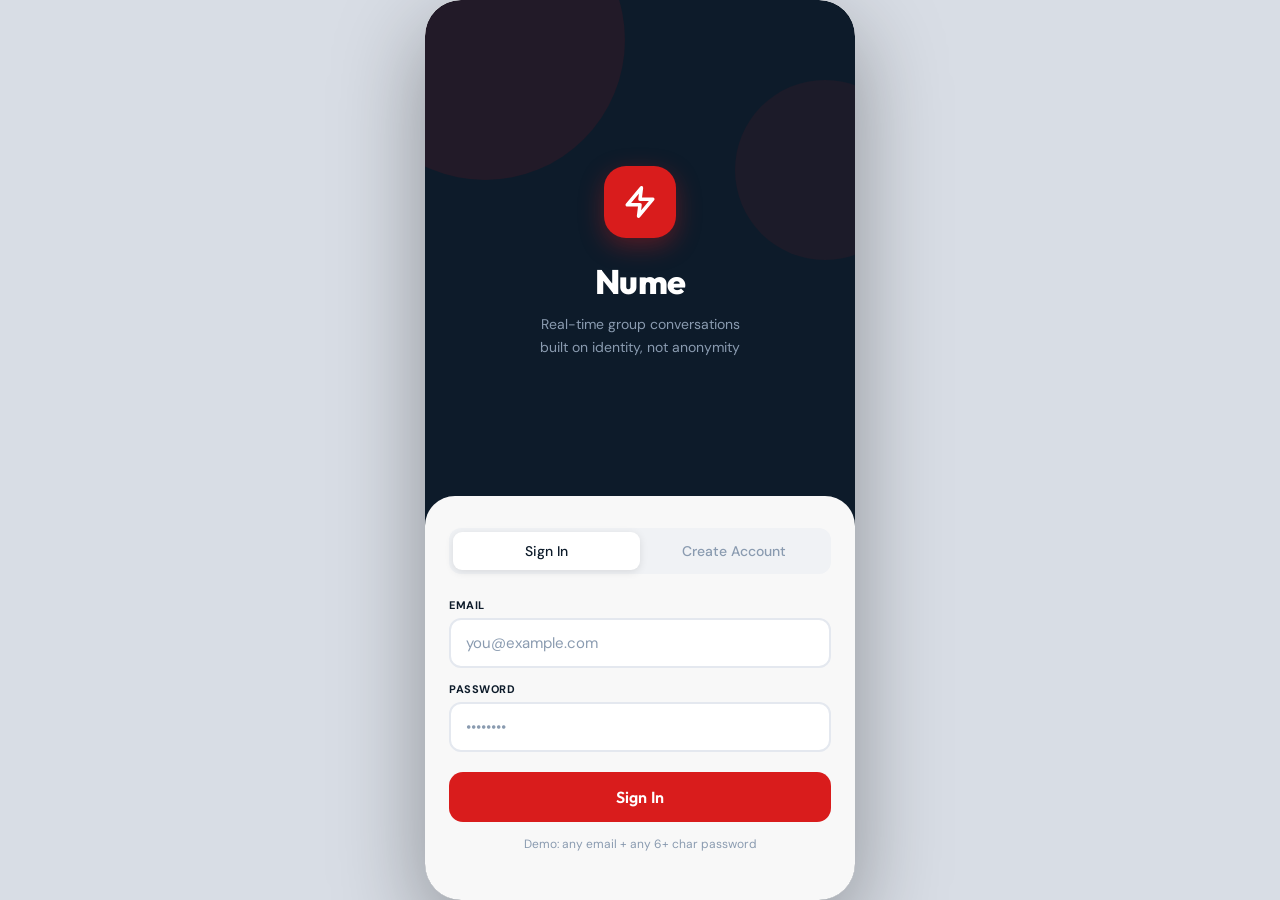
<file: redNote-website/redNote.html>
<!DOCTYPE html>
<html lang="en">
<head>
<meta charset="UTF-8" />
<meta name="viewport" content="width=device-width, initial-scale=1.0, viewport-fit=cover" />
<title>redNote — Group Chat</title>
<link rel="preconnect" href="https://fonts.googleapis.com" />
<link href="https://fonts.googleapis.com/css2?family=Outfit:wght@300;400;500;600;700;800&family=DM+Sans:ital,opsz,wght@0,9..40,300;0,9..40,400;0,9..40,500;1,9..40,400&display=swap" rel="stylesheet" />
<link rel="stylesheet" href="styles.css" />
</head>
<body>

<div id="app">

  <!-- ─── AUTH VIEW ─── -->
  <div id="auth-view">
    <div class="auth-bg-blob" style="width:280px;height:280px;top:-100px;left:-80px;opacity:0.1"></div>
    <div class="auth-bg-blob" style="width:180px;height:180px;top:80px;right:-60px;opacity:0.07"></div>

    <div class="auth-top">
      <div class="auth-logo-box">
        <svg width="34" height="34" viewBox="0 0 24 24" fill="none" stroke="white" stroke-width="2.5" stroke-linecap="round" stroke-linejoin="round"><polygon points="13 2 3 14 12 14 11 22 21 10 12 10 13 2"/></svg>
      </div>
      <div class="auth-title">Nume</div>
      <div class="auth-sub">Real-time group conversations<br/>built on identity, not anonymity</div>
    </div>

    <div class="auth-panel">
      <div class="tab-row">
        <button class="tab-btn active" id="tab-login" onclick="switchAuthTab('login')">Sign In</button>
        <button class="tab-btn" id="tab-register" onclick="switchAuthTab('register')">Create Account</button>
      </div>

      <div id="auth-error" class="error-banner"></div>

      <div id="register-fields" style="display:none">
        <div class="form-group">
          <label class="form-label">Display Name</label>
          <input class="form-input" id="input-displayname" type="text" placeholder="Your full name" />
        </div>
        <div class="form-group">
          <label class="form-label">Username</label>
          <input class="form-input" id="input-username" type="text" placeholder="@handle (unique)" />
        </div>
      </div>

      <div class="form-group">
        <label class="form-label">Email</label>
        <input class="form-input" id="input-email" type="email" placeholder="you@example.com" />
      </div>
      <div class="form-group">
        <label class="form-label">Password</label>
        <input class="form-input" id="input-password" type="password" placeholder="••••••••" />
      </div>

      <button class="btn-primary" id="auth-submit-btn" onclick="handleAuth()">Sign In</button>
      <div class="auth-hint" id="auth-hint">Demo: any email + any 6+ char password</div>
    </div>
  </div>

  <!-- ─── MAIN APP ─── -->
  <div id="main-app" style="display:none;flex:1;display:flex;flex-direction:column;overflow:hidden;display:none">

    <!-- Top Header -->
    <div id="top-header">
      <div class="header-logo">Nu<span>me</span></div>
      <div style="flex:1"></div>
      <button class="icon-btn" id="create-group-btn" onclick="openModal()" title="New Group">
        <svg viewBox="0 0 24 24" fill="none" stroke="currentColor" stroke-width="2.5" stroke-linecap="round" stroke-linejoin="round"><path d="M12 5v14M5 12h14"/></svg>
      </button>
      <div class="header-avatar" id="header-avatar" onclick="switchTab('profile')">?</div>
    </div>

    <!-- Screens -->
    <div class="screen active" id="screen-chats">
      <div class="section-header">
        <span class="section-title">My Groups</span>
        <span class="section-count" id="chats-count">0 joined</span>
      </div>
      <div id="chats-list"></div>
    </div>

    <div class="screen" id="screen-search">
      <div class="search-wrap">
        <div class="search-bar">
          <svg viewBox="0 0 24 24" fill="none" stroke="currentColor" stroke-width="2" stroke-linecap="round" stroke-linejoin="round"><circle cx="11" cy="11" r="8"/><path d="m21 21-4.35-4.35"/></svg>
          <input type="text" id="search-input" placeholder="Search public groups..." oninput="renderSearch()" />
        </div>
      </div>
      <div class="chip-row">
        <button class="chip active" data-filter="all"     onclick="setFilter('all')">All Groups</button>
        <button class="chip"        data-filter="joined"  onclick="setFilter('joined')">Joined</button>
        <button class="chip"        data-filter="discover" onclick="setFilter('discover')">Discover</button>
      </div>
      <div id="search-results"></div>
    </div>

    <div class="screen" id="screen-profile">
      <div class="profile-hero">
        <div class="profile-big-avatar" id="profile-big-avatar">?</div>
        <div class="profile-name" id="profile-name">—</div>
        <div class="profile-username" id="profile-uname">—</div>
        <div class="profile-email" id="profile-email">—</div>
      </div>

      <div class="menu-list">
        <div class="menu-item">
          <div class="menu-item-icon" style="background:#FFF0F0">
            <svg viewBox="0 0 24 24" fill="none" stroke="var(--red)" stroke-width="2" stroke-linecap="round" stroke-linejoin="round"><path d="M17 21v-2a4 4 0 0 0-4-4H5a4 4 0 0 0-4 4v2"/><circle cx="9" cy="7" r="4"/><path d="M23 21v-2a4 4 0 0 0-3-3.87"/><path d="M16 3.13a4 4 0 0 1 0 7.75"/></svg>
          </div>
          <div class="menu-item-text">
            <div class="menu-item-label">My Groups</div>
            <div class="menu-item-desc" id="profile-group-desc">0 groups joined</div>
          </div>
          <span class="count-badge" id="profile-group-count">0</span>
        </div>
        <div class="menu-item">
          <div class="menu-item-icon" style="background:#EFF6FF">
            <svg viewBox="0 0 24 24" fill="none" stroke="#2563EB" stroke-width="2" stroke-linecap="round" stroke-linejoin="round"><path d="M12 22s8-4 8-10V5l-8-3-8 3v7c0 6 8 10 8 10z"/></svg>
          </div>
          <div class="menu-item-text">
            <div class="menu-item-label">Moderated Groups</div>
            <div class="menu-item-desc">Groups you created</div>
          </div>
          <div class="menu-item-arrow"><svg viewBox="0 0 24 24" fill="none" stroke="currentColor" stroke-width="2" stroke-linecap="round" stroke-linejoin="round"><path d="m9 18 6-6-6-6"/></svg></div>
        </div>
        <div class="menu-item">
          <div class="menu-item-icon" style="background:#F0FDF4">
            <svg viewBox="0 0 24 24" fill="none" stroke="#059669" stroke-width="2" stroke-linecap="round" stroke-linejoin="round"><circle cx="12" cy="12" r="3"/><path d="M19.4 15a1.65 1.65 0 0 0 .33 1.82l.06.06a2 2 0 0 1-2.83 2.83l-.06-.06a1.65 1.65 0 0 0-1.82-.33 1.65 1.65 0 0 0-1 1.51V21a2 2 0 0 1-4 0v-.09A1.65 1.65 0 0 0 9 19.4a1.65 1.65 0 0 0-1.82.33l-.06.06a2 2 0 0 1-2.83-2.83l.06-.06A1.65 1.65 0 0 0 4.68 15a1.65 1.65 0 0 0-1.51-1H3a2 2 0 0 1 0-4h.09A1.65 1.65 0 0 0 4.6 9a1.65 1.65 0 0 0-.33-1.82l-.06-.06a2 2 0 0 1 2.83-2.83l.06.06A1.65 1.65 0 0 0 9 4.68a1.65 1.65 0 0 0 1-1.51V3a2 2 0 0 1 4 0v.09a1.65 1.65 0 0 0 1 1.51 1.65 1.65 0 0 0 1.82-.33l.06-.06a2 2 0 0 1 2.83 2.83l-.06.06A1.65 1.65 0 0 0 19.4 9a1.65 1.65 0 0 0 1.51 1H21a2 2 0 0 1 0 4h-.09a1.65 1.65 0 0 0-1.51 1z"/></svg>
          </div>
          <div class="menu-item-text">
            <div class="menu-item-label">Account Settings</div>
            <div class="menu-item-desc">Password, email, preferences</div>
          </div>
          <div class="menu-item-arrow"><svg viewBox="0 0 24 24" fill="none" stroke="currentColor" stroke-width="2" stroke-linecap="round" stroke-linejoin="round"><path d="m9 18 6-6-6-6"/></svg></div>
        </div>
      </div>

      <div class="menu-list" style="margin-top:10px">
        <div class="menu-item" onclick="logout()">
          <div class="menu-item-icon" style="background:#FFF0F0">
            <svg viewBox="0 0 24 24" fill="none" stroke="var(--red)" stroke-width="2" stroke-linecap="round" stroke-linejoin="round"><path d="M9 21H5a2 2 0 0 1-2-2V5a2 2 0 0 1 2-2h4"/><polyline points="16 17 21 12 16 7"/><line x1="21" y1="12" x2="9" y2="12"/></svg>
          </div>
          <div class="menu-item-label" style="color:var(--red)">Sign Out</div>
        </div>
      </div>

      <div class="arch-card">
        <div class="arch-card-title">🏗️ Architecture Preview</div>
        <div class="arch-row"><span class="arch-key">Auth</span><span class="arch-val">Firebase Auth · Email + Username</span></div>
        <div class="arch-row"><span class="arch-key">Database</span><span class="arch-val">Firestore · Real-time listeners</span></div>
        <div class="arch-row"><span class="arch-key">Chat</span><span class="arch-val">onSnapshot() · Instant delivery</span></div>
        <div class="arch-row"><span class="arch-key">Moderation</span><span class="arch-val">Creator deletes any message</span></div>
        <div class="arch-row"><span class="arch-key">Groups</span><span class="arch-val">Public searchable + Private invite</span></div>
        <div class="arch-row"><span class="arch-key">AI Keyboard</span><span class="arch-val">Middleware hook ready</span></div>
      </div>
      <div style="height:20px"></div>
    </div>

    <!-- Bottom Nav -->
    <nav id="bottom-nav">
      <button class="nav-btn active" data-tab="chats" onclick="switchTab('chats')">
        <div class="nav-icon-wrap">
          <svg viewBox="0 0 24 24" fill="none" stroke="currentColor" stroke-width="2" stroke-linecap="round" stroke-linejoin="round"><path d="M21 15a2 2 0 0 1-2 2H7l-4 4V5a2 2 0 0 1 2-2h14a2 2 0 0 1 2 2z"/></svg>
        </div>
        <span class="nav-label">Chats</span>
      </button>
      <button class="nav-btn" data-tab="search" onclick="switchTab('search')">
        <div class="nav-icon-wrap">
          <svg viewBox="0 0 24 24" fill="none" stroke="currentColor" stroke-width="2" stroke-linecap="round" stroke-linejoin="round"><circle cx="11" cy="11" r="8"/><path d="m21 21-4.35-4.35"/></svg>
        </div>
        <span class="nav-label">Discover</span>
      </button>
      <button class="nav-btn" data-tab="profile" onclick="switchTab('profile')">
        <div class="nav-icon-wrap">
          <svg viewBox="0 0 24 24" fill="none" stroke="currentColor" stroke-width="2" stroke-linecap="round" stroke-linejoin="round"><path d="M20 21v-2a4 4 0 0 0-4-4H8a4 4 0 0 0-4 4v2"/><circle cx="12" cy="7" r="4"/></svg>
        </div>
        <span class="nav-label">Profile</span>
      </button>
    </nav>
  </div>

  <!-- ─── CHAT SCREEN (slide-over) ─── -->
  <div class="chat-screen-wrap" id="chat-screen">
    <div class="chat-header">
      <button class="back-btn" onclick="closeChat()">
        <svg viewBox="0 0 24 24" fill="none" stroke="currentColor" stroke-width="2" stroke-linecap="round" stroke-linejoin="round"><path d="m15 18-6-6 6-6"/></svg>
      </button>
      <div class="chat-hdr-avatar" id="chat-hdr-avatar"></div>
      <div class="chat-hdr-info">
        <div class="chat-hdr-name" id="chat-hdr-name">—</div>
        <div class="chat-hdr-sub" id="chat-hdr-sub">—</div>
      </div>
      <span class="mod-badge" id="chat-mod-badge" style="display:none">MOD</span>
    </div>

    <div class="messages-list" id="messages-list"></div>

    <div class="input-bar">
      <textarea class="msg-input" id="msg-input" placeholder="Message..." rows="1"
        oninput="autoResize(this)" onkeydown="handleMsgKey(event)"></textarea>
      <button class="send-btn" id="send-btn" onclick="sendMessage()" disabled>
        <svg viewBox="0 0 24 24" fill="none" stroke="currentColor" stroke-width="2" stroke-linecap="round" stroke-linejoin="round"><line x1="22" y1="2" x2="11" y2="13"/><polygon points="22 2 15 22 11 13 2 9 22 2"/></svg>
      </button>
    </div>
  </div>

  <!-- ─── CREATE GROUP MODAL ─── -->
  <div class="modal-overlay" id="create-modal" onclick="handleOverlayClick(event)">
    <div class="modal-sheet">
      <div class="modal-handle"></div>
      <div class="modal-title">Create Group</div>

      <div id="modal-error" class="error-banner"></div>

      <div class="form-group">
        <label class="form-label">Group Name</label>
        <input class="form-input" id="new-group-name" type="text" placeholder="e.g. Design Weekly" maxlength="50" />
      </div>
      <div class="form-group">
        <label class="form-label">Description (optional)</label>
        <input class="form-input" id="new-group-desc" type="text" placeholder="What's this group about?" maxlength="120" />
      </div>
      <div class="form-group">
        <label class="form-label">Emoji Icon</label>
        <div class="emoji-grid" id="emoji-grid"></div>
      </div>
      <div class="form-group">
        <label class="form-label">Color</label>
        <div class="color-grid" id="color-grid"></div>
      </div>

      <div class="toggle-row">
        <div>
          <div class="toggle-info-label" id="toggle-label">Public Group</div>
          <div class="toggle-info-desc" id="toggle-desc">Anyone can search &amp; join</div>
        </div>
        <div class="toggle-track on" id="privacy-toggle" onclick="togglePrivacy()">
          <div class="toggle-knob"></div>
        </div>
      </div>

      <button class="btn-primary" onclick="createGroup()">Create Group</button>
    </div>
  </div>

</div><!-- #app -->

    <script src="scripts.js"></script>

</body>
</html>
</file>
<file: redNote-website/styles.css>
/* ═══════════════════════════════════════════════
   CSS VARIABLES & RESET
═══════════════════════════════════════════════ */
:root {
  --red:       #D91C1C;
  --red-dark:  #A81515;
  --red-light: #FF3B3B;
  --navy:      #0D1B2A;
  --navy-mid:  #1A2E42;
  --white:     #FFFFFF;
  --off-white: #F8F8F8;
  --smoke:     #F0F2F5;
  --muted:     #8A9BB0;
  --border:    #E4E8EF;
  --font-d:    'Outfit', sans-serif;
  --font-b:    'DM Sans', sans-serif;
  --radius-xl: 32px;
  --shadow-red: 0 8px 24px rgba(217,28,28,0.35);
  --shadow-card: 0 2px 12px rgba(0,0,0,0.08);
}

*, *::before, *::after { box-sizing: border-box; margin: 0; padding: 0; }

body {
  font-family: var(--font-b);
  background: #D8DDE5;
  display: flex;
  justify-content: center;
  align-items: center;
  min-height: 100vh;
  min-height: 100dvh;
  overflow: hidden;
}

::-webkit-scrollbar { width: 0; }

/* ═══════════════════════════════════════════════
   APP SHELL
═══════════════════════════════════════════════ */
#app {
  width: 100%;
  max-width: 430px;
  height: 100vh;
  height: 100dvh;
  max-height: 900px;
  background: var(--off-white);
  display: flex;
  flex-direction: column;
  overflow: hidden;
  position: relative;
  box-shadow: 0 30px 90px rgba(0,0,0,0.35);
  border-radius: 36px;
}

@media (max-width: 450px) {
  body { background: var(--off-white); align-items: flex-start; }
  #app { max-width: 100%; height: 100vh; height: 100dvh; max-height: none; border-radius: 0; box-shadow: none; }
}

/* ═══════════════════════════════════════════════
   SCREEN SYSTEM
═══════════════════════════════════════════════ */
.screen {
  flex: 1;
  overflow-y: auto;
  padding-bottom: 76px;
  display: none;
}
.screen.active { display: block; }

.chat-screen-wrap {
  position: absolute;
  inset: 0;
  display: flex;
  flex-direction: column;
  background: var(--smoke);
  z-index: 30;
  transform: translateX(100%);
  transition: transform 0.32s cubic-bezier(0.4, 0, 0.2, 1);
}
.chat-screen-wrap.open { transform: translateX(0); }

/* ═══════════════════════════════════════════════
   TOP HEADER
═══════════════════════════════════════════════ */
#top-header {
  background: var(--white);
  padding: 14px 18px 12px;
  display: flex;
  align-items: center;
  gap: 10px;
  border-bottom: 1px solid var(--border);
  z-index: 10;
  flex-shrink: 0;
}

.header-logo {
  font-family: var(--font-d);
  font-size: 24px;
  font-weight: 800;
  color: var(--navy);
  letter-spacing: -0.5px;
  flex: 1;
}
.header-logo span { color: var(--red); }

.icon-btn {
  width: 38px; height: 38px;
  border-radius: 11px;
  border: none;
  background: var(--smoke);
  display: flex; align-items: center; justify-content: center;
  cursor: pointer;
  color: var(--navy);
  transition: background 0.2s;
  flex-shrink: 0;
}
.icon-btn:hover { background: var(--border); }
.icon-btn svg { width: 18px; height: 18px; }

.header-avatar {
  width: 36px; height: 36px;
  border-radius: 50%;
  background: var(--red);
  display: flex; align-items: center; justify-content: center;
  color: white;
  font-family: var(--font-d);
  font-size: 14px;
  font-weight: 700;
  flex-shrink: 0;
  cursor: pointer;
  transition: opacity 0.2s;
}
.header-avatar:hover { opacity: 0.85; }

/* ═══════════════════════════════════════════════
   BOTTOM NAV
═══════════════════════════════════════════════ */
#bottom-nav {
  position: absolute;
  bottom: 0; left: 0; right: 0;
  background: var(--white);
  border-top: 1px solid var(--border);
  display: flex;
  padding: 8px 0 max(18px, env(safe-area-inset-bottom));
  z-index: 20;
  border-radius: 0 0 36px 36px;
}

@media (max-width: 450px) { #bottom-nav { border-radius: 0; } }

.nav-btn {
  flex: 1;
  display: flex;
  flex-direction: column;
  align-items: center;
  gap: 3px;
  cursor: pointer;
  padding: 6px 0;
  border: none;
  background: transparent;
  transition: all 0.2s;
}
.nav-icon-wrap {
  width: 30px; height: 30px;
  border-radius: 10px;
  display: flex; align-items: center; justify-content: center;
  transition: background 0.2s;
}
.nav-btn.active .nav-icon-wrap { background: #FFE8E8; }
.nav-btn.active svg { color: var(--red); }
.nav-btn:not(.active) svg { color: var(--muted); }
.nav-btn svg { width: 20px; height: 20px; }
.nav-label {
  font-size: 10px;
  font-weight: 600;
  letter-spacing: 0.3px;
  text-transform: uppercase;
}
.nav-btn.active .nav-label { color: var(--red); }
.nav-btn:not(.active) .nav-label { color: var(--muted); }

/* ═══════════════════════════════════════════════
   AUTH SCREEN
═══════════════════════════════════════════════ */
#auth-view {
  position: absolute;
  inset: 0;
  display: flex;
  flex-direction: column;
  background: var(--navy);
  z-index: 100;
  border-radius: 36px;
  overflow: hidden;
}
@media (max-width: 450px) { #auth-view { border-radius: 0; } }

.auth-bg-blob {
  position: absolute;
  border-radius: 50%;
  background: var(--red);
  pointer-events: none;
}

.auth-top {
  flex: 1;
  display: flex;
  flex-direction: column;
  align-items: center;
  justify-content: center;
  padding: 60px 32px 32px;
  text-align: center;
  z-index: 1;
}

.auth-logo-box {
  width: 72px; height: 72px;
  background: var(--red);
  border-radius: 22px;
  display: flex; align-items: center; justify-content: center;
  margin-bottom: 22px;
  box-shadow: var(--shadow-red);
  animation: popIn 0.6s cubic-bezier(0.34,1.56,0.64,1);
}
@keyframes popIn {
  from { opacity: 0; transform: scale(0.5); }
  to   { opacity: 1; transform: scale(1); }
}

.auth-title {
  font-family: var(--font-d);
  font-size: 34px;
  font-weight: 800;
  color: white;
  letter-spacing: -0.5px;
}
.auth-sub {
  font-size: 14px;
  color: var(--muted);
  margin-top: 10px;
  line-height: 1.6;
}

.auth-panel {
  background: var(--off-white);
  border-radius: 30px 30px 0 0;
  padding: 32px 24px 48px;
  z-index: 1;
}

.tab-row {
  display: flex;
  background: var(--smoke);
  border-radius: 12px;
  padding: 4px;
  margin-bottom: 24px;
}
.tab-btn {
  flex: 1;
  padding: 10px;
  border: none;
  background: transparent;
  border-radius: 9px;
  font-family: var(--font-b);
  font-size: 14px;
  font-weight: 500;
  color: var(--muted);
  cursor: pointer;
  transition: all 0.2s;
}
.tab-btn.active {
  background: white;
  color: var(--navy);
  box-shadow: 0 2px 8px rgba(0,0,0,0.1);
}

.form-group { margin-bottom: 14px; }
.form-label {
  display: block;
  font-size: 11px;
  font-weight: 700;
  color: var(--navy);
  margin-bottom: 6px;
  letter-spacing: 0.5px;
  text-transform: uppercase;
}
.form-input {
  width: 100%;
  padding: 13px 15px;
  border: 2px solid var(--border);
  border-radius: 12px;
  font-family: var(--font-b);
  font-size: 15px;
  color: var(--navy);
  background: white;
  outline: none;
  transition: border-color 0.2s;
}
.form-input:focus { border-color: var(--red); }
.form-input::placeholder { color: var(--muted); }

.btn-primary {
  width: 100%;
  padding: 15px;
  background: var(--red);
  border: none;
  border-radius: 14px;
  color: white;
  font-family: var(--font-d);
  font-size: 16px;
  font-weight: 600;
  cursor: pointer;
  transition: all 0.2s;
  margin-top: 6px;
  letter-spacing: 0.2px;
}
.btn-primary:hover { background: var(--red-dark); transform: translateY(-1px); box-shadow: var(--shadow-red); }
.btn-primary:active { transform: translateY(0); }
.btn-primary:disabled { opacity: 0.55; cursor: not-allowed; transform: none; box-shadow: none; }

.error-banner {
  background: #FFF0F0;
  border: 1px solid #FFCDD2;
  color: var(--red);
  padding: 10px 14px;
  border-radius: 10px;
  font-size: 13px;
  margin-bottom: 12px;
  display: none;
}
.error-banner.show { display: block; }

.auth-hint {
  text-align: center;
  margin-top: 14px;
  font-size: 12px;
  color: var(--muted);
}

/* ═══════════════════════════════════════════════
   SECTION HEADERS
═══════════════════════════════════════════════ */
.section-header {
  padding: 18px 20px 8px;
  display: flex;
  align-items: center;
  justify-content: space-between;
}
.section-title {
  font-family: var(--font-d);
  font-size: 18px;
  font-weight: 700;
  color: var(--navy);
}
.section-count {
  font-size: 13px;
  color: var(--muted);
}

/* ═══════════════════════════════════════════════
   CHAT LIST ITEMS
═══════════════════════════════════════════════ */
.chat-item {
  display: flex;
  align-items: center;
  gap: 13px;
  padding: 12px 20px;
  background: white;
  cursor: pointer;
  transition: background 0.15s;
  border-bottom: 1px solid var(--border);
}
.chat-item:hover { background: var(--smoke); }

.chat-avatar {
  width: 52px; height: 52px;
  border-radius: 16px;
  display: flex; align-items: center; justify-content: center;
  font-family: var(--font-d);
  font-size: 20px;
  font-weight: 700;
  color: white;
  flex-shrink: 0;
  position: relative;
}
.privacy-dot {
  position: absolute;
  bottom: -3px; right: -3px;
  width: 18px; height: 18px;
  border-radius: 50%;
  background: white;
  display: flex; align-items: center; justify-content: center;
  border: 2px solid var(--smoke);
}
.privacy-dot svg { width: 9px; height: 9px; color: var(--muted); }

.chat-info { flex: 1; min-width: 0; }
.chat-name {
  font-weight: 600;
  font-size: 15px;
  color: var(--navy);
  white-space: nowrap;
  overflow: hidden;
  text-overflow: ellipsis;
}
.chat-preview {
  font-size: 13px;
  color: var(--muted);
  margin-top: 2px;
  white-space: nowrap;
  overflow: hidden;
  text-overflow: ellipsis;
}
.chat-meta {
  display: flex;
  flex-direction: column;
  align-items: flex-end;
  gap: 5px;
  flex-shrink: 0;
}
.chat-time { font-size: 11px; color: var(--muted); }
.member-pill {
  font-size: 11px;
  font-weight: 600;
  color: var(--muted);
  background: var(--smoke);
  padding: 2px 8px;
  border-radius: 20px;
}

/* ═══════════════════════════════════════════════
   SEARCH / DISCOVER
═══════════════════════════════════════════════ */
.search-wrap {
  padding: 12px 18px;
  background: white;
  border-bottom: 1px solid var(--border);
}
.search-bar {
  display: flex;
  align-items: center;
  gap: 10px;
  background: var(--smoke);
  border-radius: 13px;
  padding: 10px 14px;
}
.search-bar svg { width: 16px; height: 16px; color: var(--muted); flex-shrink: 0; }
.search-bar input {
  flex: 1;
  border: none;
  background: transparent;
  font-family: var(--font-b);
  font-size: 15px;
  color: var(--navy);
  outline: none;
}
.search-bar input::placeholder { color: var(--muted); }

.chip-row {
  display: flex;
  gap: 8px;
  padding: 8px 18px 10px;
  overflow-x: auto;
}
.chip {
  padding: 6px 14px;
  border-radius: 20px;
  font-size: 13px;
  font-weight: 500;
  border: 1.5px solid var(--border);
  background: white;
  color: var(--muted);
  cursor: pointer;
  white-space: nowrap;
  flex-shrink: 0;
  transition: all 0.18s;
}
.chip.active {
  border-color: var(--red);
  background: #FFF0F0;
  color: var(--red);
  font-weight: 600;
}

.group-card {
  margin: 0 14px 12px;
  background: white;
  border-radius: 16px;
  padding: 16px;
  border: 1px solid var(--border);
  transition: box-shadow 0.2s;
}
.group-card:hover { box-shadow: 0 4px 18px rgba(0,0,0,0.09); }

.group-card-top {
  display: flex;
  align-items: flex-start;
  gap: 12px;
  margin-bottom: 12px;
}
.group-card-avatar {
  width: 48px; height: 48px;
  border-radius: 14px;
  display: flex; align-items: center; justify-content: center;
  font-size: 20px;
  flex-shrink: 0;
}
.group-card-name {
  font-family: var(--font-d);
  font-size: 16px;
  font-weight: 700;
  color: var(--navy);
}
.group-card-desc {
  font-size: 13px;
  color: var(--muted);
  margin-top: 3px;
  line-height: 1.4;
}
.group-card-bottom {
  display: flex;
  align-items: center;
  justify-content: space-between;
}
.group-stats {
  display: flex;
  align-items: center;
  gap: 5px;
  font-size: 13px;
  color: var(--muted);
}
.group-stats svg { width: 13px; height: 13px; }

.btn-join {
  padding: 8px 20px;
  background: var(--red);
  color: white;
  border: none;
  border-radius: 10px;
  font-family: var(--font-d);
  font-size: 13px;
  font-weight: 600;
  cursor: pointer;
  transition: all 0.2s;
}
.btn-join:hover { background: var(--red-dark); }
.btn-open {
  padding: 8px 20px;
  background: var(--smoke);
  color: var(--navy);
  border: none;
  border-radius: 10px;
  font-family: var(--font-d);
  font-size: 13px;
  font-weight: 600;
  cursor: pointer;
  transition: all 0.2s;
}
.btn-open:hover { background: var(--border); }

/* ═══════════════════════════════════════════════
   EMPTY STATES
═══════════════════════════════════════════════ */
.empty-state {
  display: flex;
  flex-direction: column;
  align-items: center;
  text-align: center;
  padding: 64px 32px;
  gap: 10px;
}
.empty-icon {
  width: 64px; height: 64px;
  border-radius: 20px;
  background: var(--smoke);
  display: flex; align-items: center; justify-content: center;
  color: var(--muted);
  margin-bottom: 6px;
}
.empty-icon svg { width: 28px; height: 28px; }
.empty-title { font-family: var(--font-d); font-size: 18px; font-weight: 700; color: var(--navy); }
.empty-sub { font-size: 14px; color: var(--muted); line-height: 1.5; }

/* ═══════════════════════════════════════════════
   CHAT SCREEN
═══════════════════════════════════════════════ */
.chat-header {
  background: white;
  padding: 12px 14px;
  display: flex;
  align-items: center;
  gap: 11px;
  border-bottom: 1px solid var(--border);
  flex-shrink: 0;
}
.back-btn {
  width: 36px; height: 36px;
  border-radius: 10px;
  border: none;
  background: var(--smoke);
  display: flex; align-items: center; justify-content: center;
  cursor: pointer;
  color: var(--navy);
  flex-shrink: 0;
  transition: background 0.2s;
}
.back-btn:hover { background: var(--border); }
.back-btn svg { width: 20px; height: 20px; }

.chat-hdr-avatar {
  width: 40px; height: 40px;
  border-radius: 12px;
  display: flex; align-items: center; justify-content: center;
  font-size: 16px;
  flex-shrink: 0;
  color: white;
  font-family: var(--font-d);
  font-weight: 700;
}
.chat-hdr-info { flex: 1; min-width: 0; }
.chat-hdr-name {
  font-family: var(--font-d);
  font-size: 16px;
  font-weight: 700;
  color: var(--navy);
  white-space: nowrap;
  overflow: hidden;
  text-overflow: ellipsis;
}
.chat-hdr-sub { font-size: 12px; color: var(--muted); margin-top: 1px; }
.mod-badge {
  font-size: 10px;
  font-weight: 700;
  color: var(--red);
  background: #FFF0F0;
  padding: 4px 10px;
  border-radius: 20px;
  flex-shrink: 0;
}

.messages-list {
  flex: 1;
  overflow-y: auto;
  padding: 14px 13px;
  display: flex;
  flex-direction: column;
  gap: 3px;
}

.date-divider {
  text-align: center;
  font-size: 11px;
  color: var(--muted);
  font-weight: 500;
  padding: 8px 0;
}
.date-divider span {
  background: var(--smoke);
  padding: 4px 12px;
  border-radius: 20px;
  border: 1px solid var(--border);
}

.msg-row {
  display: flex;
  align-items: flex-end;
  gap: 7px;
  max-width: 100%;
  animation: msgSlide 0.22s ease;
}
@keyframes msgSlide {
  from { opacity: 0; transform: translateY(10px); }
  to   { opacity: 1; transform: translateY(0); }
}
.msg-row.out { flex-direction: row-reverse; }

.msg-mini-avatar {
  width: 26px; height: 26px;
  border-radius: 50%;
  background: var(--navy-mid);
  display: flex; align-items: center; justify-content: center;
  font-size: 10px;
  font-weight: 700;
  color: white;
  flex-shrink: 0;
  font-family: var(--font-d);
}

.msg-wrap { max-width: 75%; display: flex; flex-direction: column; }
.msg-wrap.out { align-items: flex-end; }

.msg-sender-name {
  font-size: 11px;
  font-weight: 600;
  color: var(--red);
  margin-bottom: 3px;
  padding-left: 2px;
}

.msg-bubble {
  padding: 10px 14px;
  border-radius: 18px;
  font-size: 14px;
  line-height: 1.45;
  word-break: break-word;
}
.msg-bubble.in {
  background: white;
  color: var(--navy);
  border-bottom-left-radius: 4px;
  box-shadow: 0 1px 4px rgba(0,0,0,0.06);
}
.msg-bubble.out {
  background: var(--red);
  color: white;
  border-bottom-right-radius: 4px;
}

.msg-foot {
  display: flex;
  align-items: center;
  gap: 6px;
  margin-top: 3px;
  padding: 0 2px;
}
.msg-time { font-size: 10px; color: var(--muted); }
.del-btn {
  opacity: 0;
  transition: opacity 0.2s;
  background: none;
  border: none;
  cursor: pointer;
  padding: 2px 4px;
  color: var(--muted);
  border-radius: 4px;
  display: flex; align-items: center;
  line-height: 1;
}
.del-btn:hover { color: var(--red); }
.del-btn svg { width: 13px; height: 13px; }
.msg-row:hover .del-btn { opacity: 1; }

/* Input bar */
.input-bar {
  background: white;
  padding: 9px 11px;
  display: flex;
  align-items: flex-end;
  gap: 9px;
  border-top: 1px solid var(--border);
  flex-shrink: 0;
}
.msg-input {
  flex: 1;
  background: var(--smoke);
  border-radius: 22px;
  padding: 10px 16px;
  border: 2px solid transparent;
  font-family: var(--font-b);
  font-size: 15px;
  color: var(--navy);
  resize: none;
  max-height: 120px;
  min-height: 44px;
  outline: none;
  line-height: 1.4;
  transition: border-color 0.2s, background 0.2s;
  overflow-y: auto;
}
.msg-input:focus { border-color: var(--red); background: white; }
.msg-input::placeholder { color: var(--muted); }

.send-btn {
  width: 44px; height: 44px;
  border-radius: 50%;
  background: var(--red);
  border: none;
  display: flex; align-items: center; justify-content: center;
  cursor: pointer;
  color: white;
  flex-shrink: 0;
  transition: all 0.2s;
  box-shadow: var(--shadow-red);
}
.send-btn:hover { background: var(--red-dark); transform: scale(1.06); }
.send-btn:active { transform: scale(0.94); }
.send-btn:disabled { opacity: 0.38; cursor: not-allowed; transform: none; box-shadow: none; }
.send-btn svg { width: 17px; height: 17px; }

/* ═══════════════════════════════════════════════
   PROFILE SCREEN
═══════════════════════════════════════════════ */
.profile-hero {
  background: white;
  padding: 32px 24px 24px;
  display: flex;
  flex-direction: column;
  align-items: center;
  border-bottom: 1px solid var(--border);
}
.profile-big-avatar {
  width: 80px; height: 80px;
  border-radius: 24px;
  background: var(--red);
  display: flex; align-items: center; justify-content: center;
  font-family: var(--font-d);
  font-size: 32px;
  font-weight: 800;
  color: white;
  margin-bottom: 14px;
  box-shadow: 0 8px 24px rgba(217,28,28,0.3);
}
.profile-name { font-family: var(--font-d); font-size: 22px; font-weight: 800; color: var(--navy); }
.profile-username { font-size: 14px; color: var(--muted); margin-top: 3px; }
.profile-email { font-size: 13px; color: var(--muted); margin-top: 3px; }

.menu-list { margin: 14px 14px 0; }
.menu-item {
  display: flex;
  align-items: center;
  gap: 13px;
  padding: 14px 15px;
  background: white;
  cursor: pointer;
  transition: background 0.15s;
  border-bottom: 1px solid var(--border);
}
.menu-item:first-child { border-radius: 13px 13px 0 0; }
.menu-item:last-child  { border-radius: 0 0 13px 13px; border-bottom: none; }
.menu-item:only-child  { border-radius: 13px; }
.menu-item:hover { background: var(--smoke); }
.menu-item-icon {
  width: 36px; height: 36px;
  border-radius: 10px;
  display: flex; align-items: center; justify-content: center;
  flex-shrink: 0;
}
.menu-item-icon svg { width: 18px; height: 18px; }
.menu-item-text { flex: 1; }
.menu-item-label { font-size: 15px; font-weight: 500; color: var(--navy); }
.menu-item-desc { font-size: 12px; color: var(--muted); margin-top: 2px; }
.menu-item-arrow svg { width: 16px; height: 16px; color: var(--muted); }
.count-badge {
  background: var(--red);
  color: white;
  font-size: 11px;
  font-weight: 700;
  padding: 3px 8px;
  border-radius: 20px;
  font-family: var(--font-d);
}

.arch-card {
  margin: 14px 14px 0;
  background: var(--navy);
  border-radius: 16px;
  padding: 18px;
}
.arch-card-title {
  font-family: var(--font-d);
  font-size: 13px;
  font-weight: 700;
  color: #F87171;
  margin-bottom: 12px;
}
.arch-row {
  display: flex;
  justify-content: space-between;
  align-items: center;
  padding: 6px 0;
  border-bottom: 1px solid rgba(255,255,255,0.07);
  font-size: 12px;
}
.arch-row:last-child { border-bottom: none; }
.arch-key { color: var(--muted); font-weight: 600; }
.arch-val { color: rgba(255,255,255,0.7); text-align: right; }

/* ═══════════════════════════════════════════════
   MODAL / SHEET
═══════════════════════════════════════════════ */
.modal-overlay {
  position: absolute;
  inset: 0;
  background: rgba(13,27,42,0.6);
  display: flex;
  align-items: flex-end;
  z-index: 60;
  backdrop-filter: blur(4px);
  opacity: 0;
  pointer-events: none;
  transition: opacity 0.25s;
  border-radius: 36px;
}
.modal-overlay.open { opacity: 1; pointer-events: all; }
@media (max-width: 450px) { .modal-overlay { border-radius: 0; } }

.modal-sheet {
  width: 100%;
  background: var(--off-white);
  border-radius: 28px 28px 0 0;
  padding: 24px 22px 44px;
  transform: translateY(100%);
  transition: transform 0.32s cubic-bezier(0.34,1.56,0.64,1);
  max-height: 90vh;
  overflow-y: auto;
}
.modal-overlay.open .modal-sheet { transform: translateY(0); }

.modal-handle {
  width: 40px; height: 4px;
  background: var(--border);
  border-radius: 2px;
  margin: 0 auto 22px;
}
.modal-title {
  font-family: var(--font-d);
  font-size: 22px;
  font-weight: 800;
  color: var(--navy);
  margin-bottom: 22px;
}

.emoji-grid { display: flex; flex-wrap: wrap; gap: 7px; margin-top: 6px; }
.emoji-btn {
  width: 36px; height: 36px;
  border-radius: 10px;
  border: 2px solid var(--border);
  background: white;
  font-size: 18px;
  cursor: pointer;
  transition: all 0.15s;
  display: flex; align-items: center; justify-content: center;
}
.emoji-btn.selected { border-color: var(--red); background: #FFF0F0; }

.color-grid { display: flex; gap: 10px; margin-top: 6px; flex-wrap: wrap; }
.color-swatch {
  width: 28px; height: 28px;
  border-radius: 50%;
  border: 3px solid transparent;
  cursor: pointer;
  transition: border-color 0.15s, transform 0.15s;
}
.color-swatch:hover { transform: scale(1.1); }
.color-swatch.selected { border-color: var(--navy); }

.toggle-row {
  display: flex;
  align-items: center;
  justify-content: space-between;
  padding: 14px 15px;
  background: white;
  border-radius: 12px;
  margin-bottom: 16px;
  border: 1px solid var(--border);
}
.toggle-info-label { font-size: 15px; font-weight: 500; color: var(--navy); }
.toggle-info-desc { font-size: 12px; color: var(--muted); margin-top: 2px; }

.toggle-track {
  width: 48px; height: 26px;
  border-radius: 13px;
  background: var(--border);
  position: relative;
  cursor: pointer;
  transition: background 0.22s;
  flex-shrink: 0;
}
.toggle-track.on { background: var(--red); }
.toggle-knob {
  position: absolute;
  top: 3px; left: 3px;
  width: 20px; height: 20px;
  border-radius: 50%;
  background: white;
  box-shadow: 0 1px 4px rgba(0,0,0,0.2);
  transition: left 0.22s cubic-bezier(0.34,1.56,0.64,1);
}
.toggle-track.on .toggle-knob { left: 25px; }
</file>
